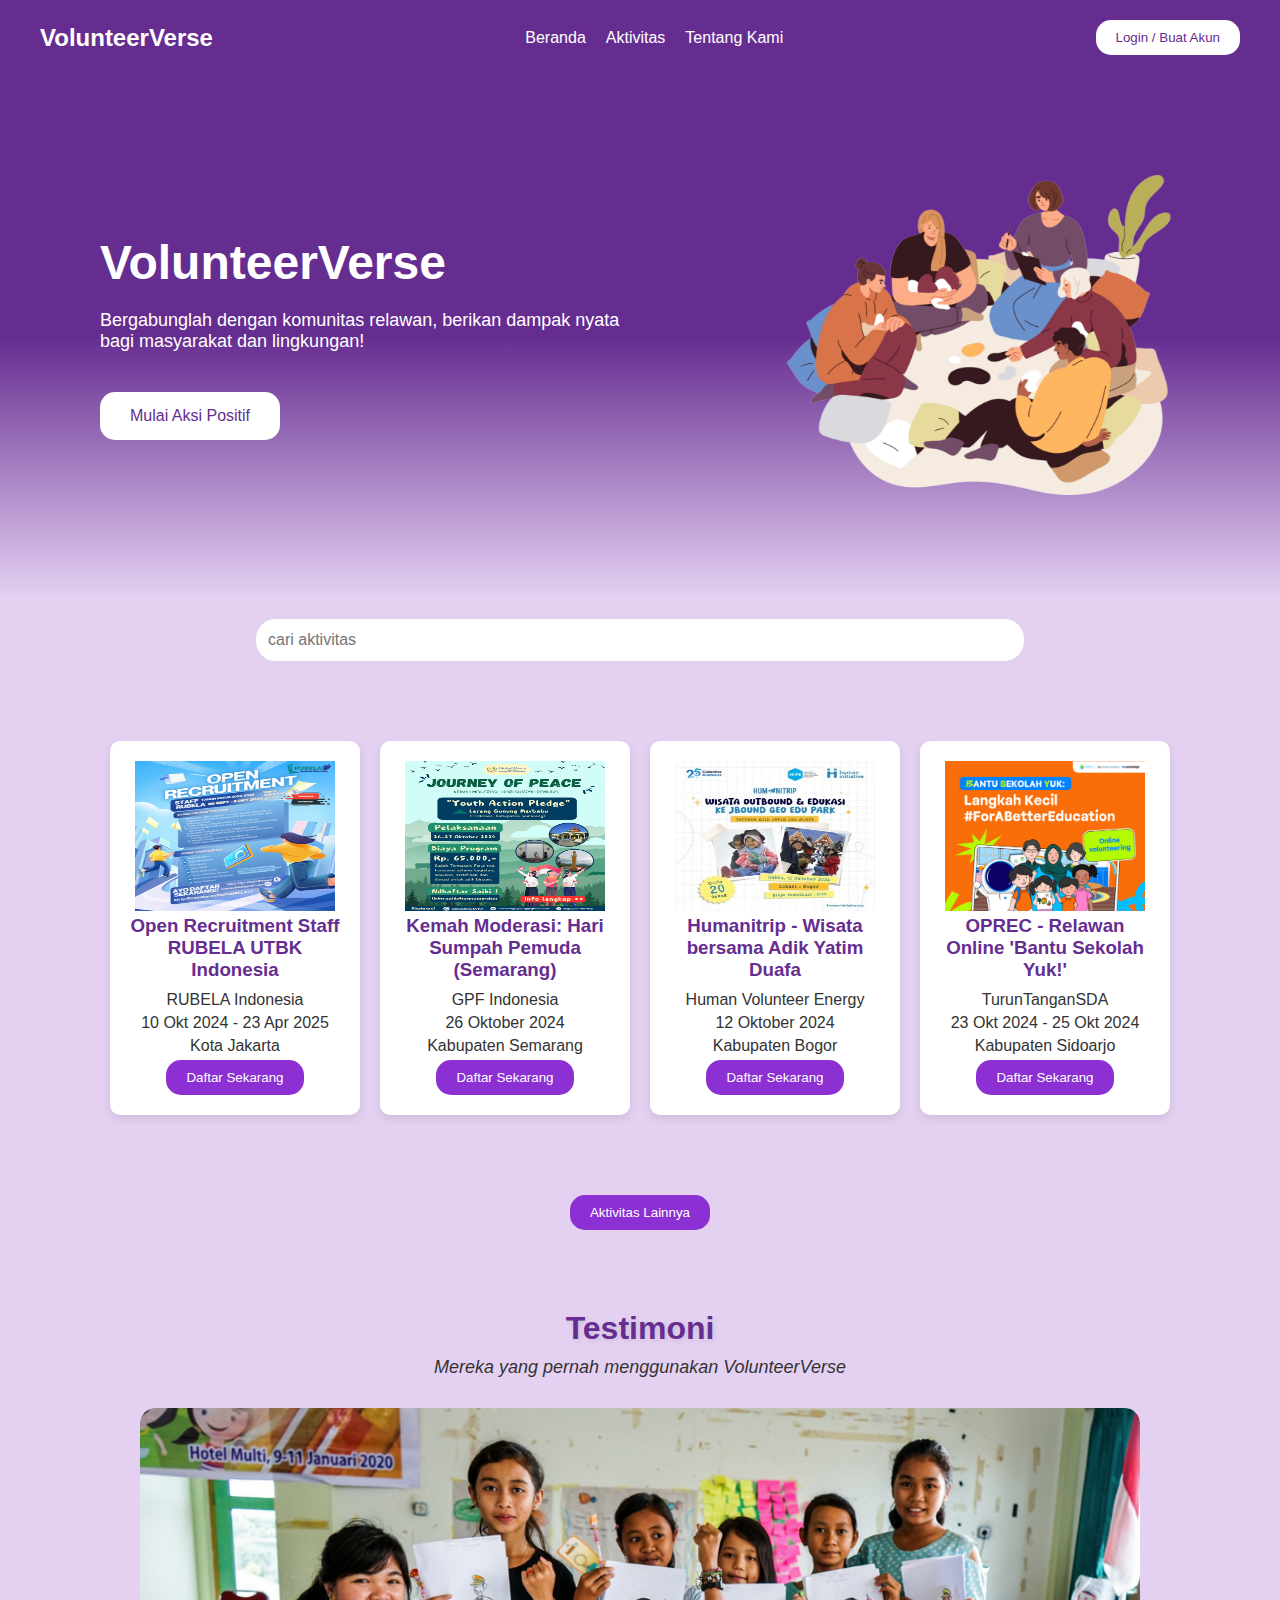
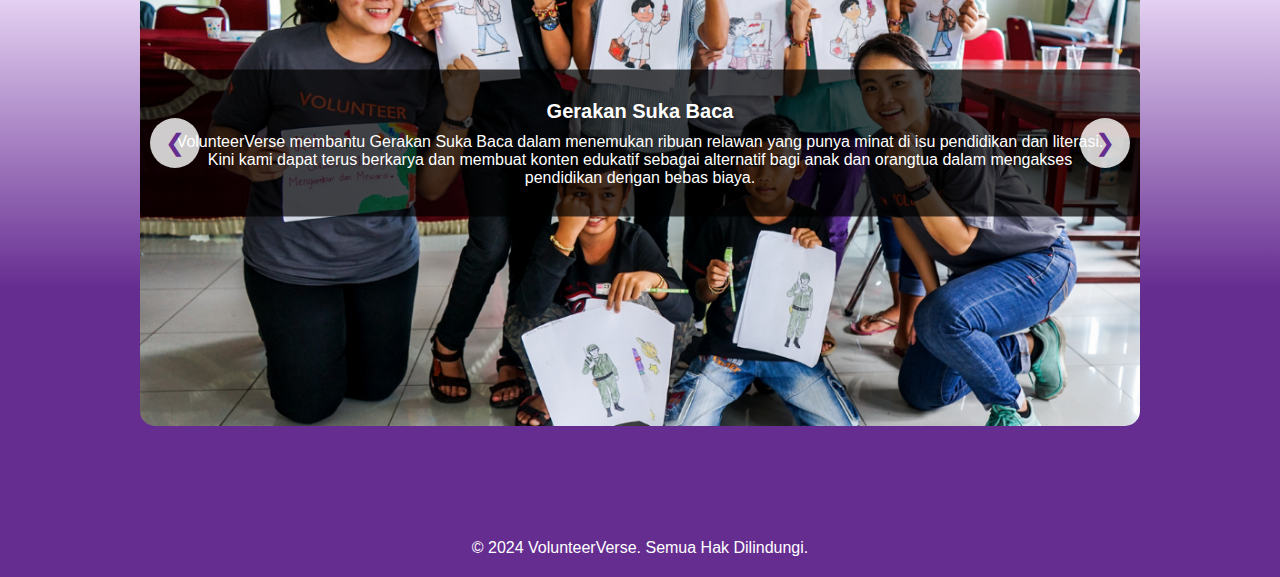
<file: index.html>
<!DOCTYPE html>
<html lang="id">
<head>
    <meta charset="UTF-8">
    <meta name="viewport" content="width=device-width, initial-scale=1.0">
    <title>VolunteerVerse</title>
    <link rel="stylesheet" href="style_VV.css">
</head>
<body>
    <header>
        <div class="navbar">
            <h1 class="logo">VolunteerVerse</h1>
            <nav>
                <ul>
                    <li><a href="index.html" onclick="showSection('home')">Beranda</a></li>
                    <li><a href="VV_aktivitas.html" onclick="showSection('aktivitas')">Aktivitas</a></li>
                    <li><a href="VV_tentangkami.html" onclick="showSection('tentang-kami')">Tentang Kami</a></li>
                </ul>
            </nav>
            <div class="login">
                <a href="loginVV.html"><button class="login-btn">Login / Buat Akun</button></a>
            </div>
        </div>
    </header>

    <!-- Halaman Beranda -->
    <section id="home" class="section">
        <div class="hero">
            <div class="hero-content">
                <h2>VolunteerVerse</h2>
                <p>Bergabunglah dengan komunitas relawan, berikan dampak nyata bagi masyarakat dan lingkungan!</p>
                <a href="VV_aktivitas.html"></a><button class="cta-btn">Mulai Aksi Positif</button></a>
            </div>
            <div class="hero-image">
                <img src="VVhal1.png" alt="Volunteer group">
            </div>
        </div>
    </section>
    
    <!-- Halaman Aktivitas -->
    <section id="aktivitas" class="Section">

        <div class="search-bar">
            <input type="text" id="searchInput" placeholder="cari aktivitas" oninput="searchActivity()">
        </div>
        <div class="activity-cards">
            <div class="activity-cards">
                <div class="activity-cards">
                    <div class="activity-card" data-title="Open Recruitment Staff RUBELA UTBK Indonesia">
                        <img src="gambar1.png" width="200" height="150">
                        <h3>Open Recruitment Staff RUBELA UTBK Indonesia</h3>
                        <p>RUBELA Indonesia</p>
                        <p>10 Okt 2024 - 23 Apr 2025</p>
                        <p>Kota Jakarta</p>
                        <a href="https://forms.gle/LtJqXPpyLNg4N9LA7"><button>Daftar Sekarang</button></a>
                    </div>            
                    <div class="activity-card" data-title="Kemah Moderasi: Hari Sumpah Pemuda (Semarang)">
                        <img src="gambar2.png" width="200" height="150">
                        <h3>Kemah Moderasi: Hari Sumpah Pemuda (Semarang)</h3>
                        <p>GPF Indonesia</p>
                        <p>26 Oktober 2024</p>
                        <p>Kabupaten Semarang</p>
                        <a href="https://forms.gle/F3YFkuFKa6w9f5Da8"><button>Daftar Sekarang</button></a>
                    </div>           
                    <div class="activity-card" data-title="Humanitrip - Wisata bersama Adik Yatim Duafa">
                        <img src="gambar3.jpg" width="200" height="150">
                        <h3>Humanitrip - Wisata bersama Adik Yatim Duafa</h3>
                        <p>Human Volunteer Energy </p>
                        <p>12 Oktober 2024</p>
                        <p>Kabupaten Bogor</p>
                        <a href="https://forms.gle/hR4D8JrN6Arx2yCo8"><button>Daftar Sekarang</button></a>
                    </div> 
                    <div class="activity-card" data-title="OPREC- Relawan Online 'Bantu Sekolah Yuk!'">
                        <img src="gambar5.png" width="200" height="150">
                        <h3>OPREC - Relawan Online 'Bantu Sekolah Yuk!'</h3>
                        <p>TurunTanganSDA</p>
                        <p>23 Okt 2024 - 25 Okt 2024</p>
                        <p> Kabupaten Sidoarjo</p>
                        <a href="https://forms.gle/DqQTKL8Pm6oYKLpq8"><button>Daftar Sekarang</button></a>
                    </div>
                </div>  
            </div>   
        <div class="aktivitas lainnya">
            <a href="VV_aktivitas.html"><button>Aktivitas Lainnya</button></a>
        </div>
    </section>

    <!-- Halaman Testimoni -->
    <section id="testimoni" class="section">
        <h2 class="section-title">Testimoni</h2>
        <p class="section-subtitle">Mereka yang pernah menggunakan VolunteerVerse</p>
        <section class="testimoni-container">
            <div class="testimoni-slider">
                <div class="testimoni-slide">
                    <img src="volunteer2.png" alt="Testimoni 1">
                    <div class="testimoni-text">
                        <h2>Gerakan Suka Baca</h2>
                        <p>VolunteerVerse membantu Gerakan Suka Baca dalam menemukan ribuan relawan yang punya minat di isu pendidikan dan literasi. Kini kami dapat terus berkarya dan membuat konten edukatif sebagai alternatif bagi anak dan orangtua dalam mengakses pendidikan dengan bebas biaya.</p>
                    </div>
                </div>
                <div class="testimoni-slide">
                    <img src="volunteer4.jpg" alt="Testimoni 2">
                    <div class="testimoni-text">
                        <h2>Relawan Peduli Lingkungan</h2>
                        <p>Dengan VolunteerVerse, kami berhasil mendapatkan relawan untuk melestarikan lingkungan. Mereka sangat membantu menjaga kebersihan dan kelestarian alam.</p>
                    </div>
                </div>
                <div class="testimoni-slide">
                    <img src="volunteer5.jpeg" alt="Testimoni 3">
                    <div class="testimoni-text">
                        <h2>Relawan Mengajar</h2>
                        <p>Program donasi pendidikan kami semakin luas berkat bantuan relawan dari VolunteerVerse. Dukungan mereka sangat berarti dalam memberikan akses pendidikan bagi anak-anak di daerah terpencil.</p>
                    </div>
                </div>
            </div>
            <button class="prev" onclick="prevSlide()">&#10094;</button>
            <button class="next" onclick="nextSlide()">&#10095;</button>
            <script src="script_VV8.js"></script>
        </section>

    <!-- Footer -->
    <footer class="footer">
        <p>&copy; 2024 VolunteerVerse. Semua Hak Dilindungi.</p>
    </footer>

    <script src="script_VV.js"></script>
</body>
</html>
</file>
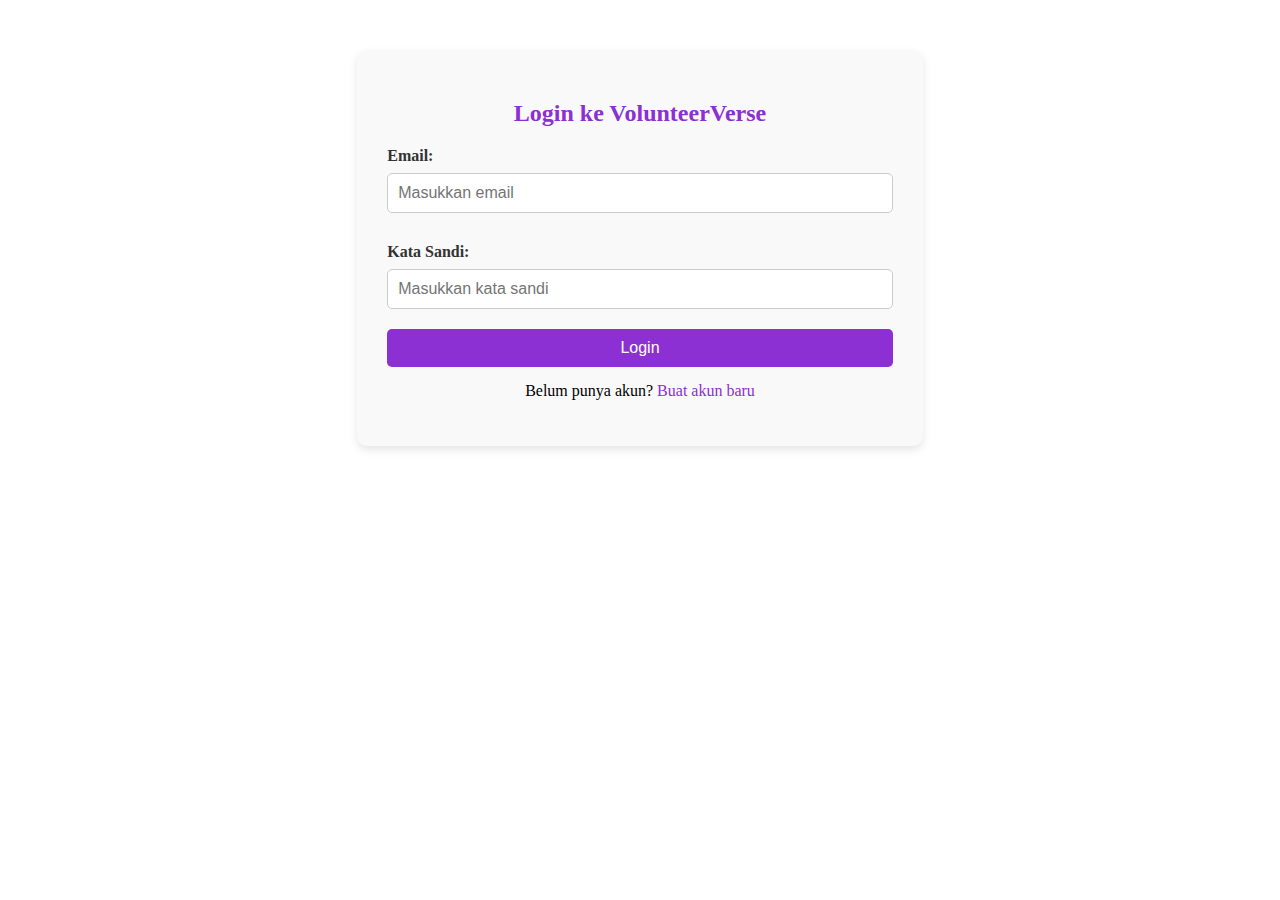
<file: loginVV.html>
<!DOCTYPE html>
<html lang="id">
<head>
    <meta charset="UTF-8">
    <meta name="viewport" content="width=device-width, initial-scale=1.0">
    <title>Login - VolunteerVerse</title>
    <link rel="stylesheet" href="style_login.css">
</head>
<body>
    <div class="form-container">
        <h2>Login ke VolunteerVerse</h2>
        <form id="loginForm">
            <label for="email">Email:</label>
            <input type="email" id="email" name="email" placeholder="Masukkan email" required>

            <label for="password">Kata Sandi:</label>
            <input type="password" id="password" name="password" placeholder="Masukkan kata sandi" required>

            <button type="submit">Login</button>
            <p>Belum punya akun? <a href="registerVV.html">Buat akun baru</a></p>
        </form>
    </div> 

    <div id="loginMessage"></div>

    <script>
        document.getElementById("loginForm").addEventListener("submit", function(event) {
            event.preventDefault();
            document.getElementById("loginMessage").innerHTML = "<p>Login berhasil!</p>";
        });
    </script>
</body>
</html>
</file>
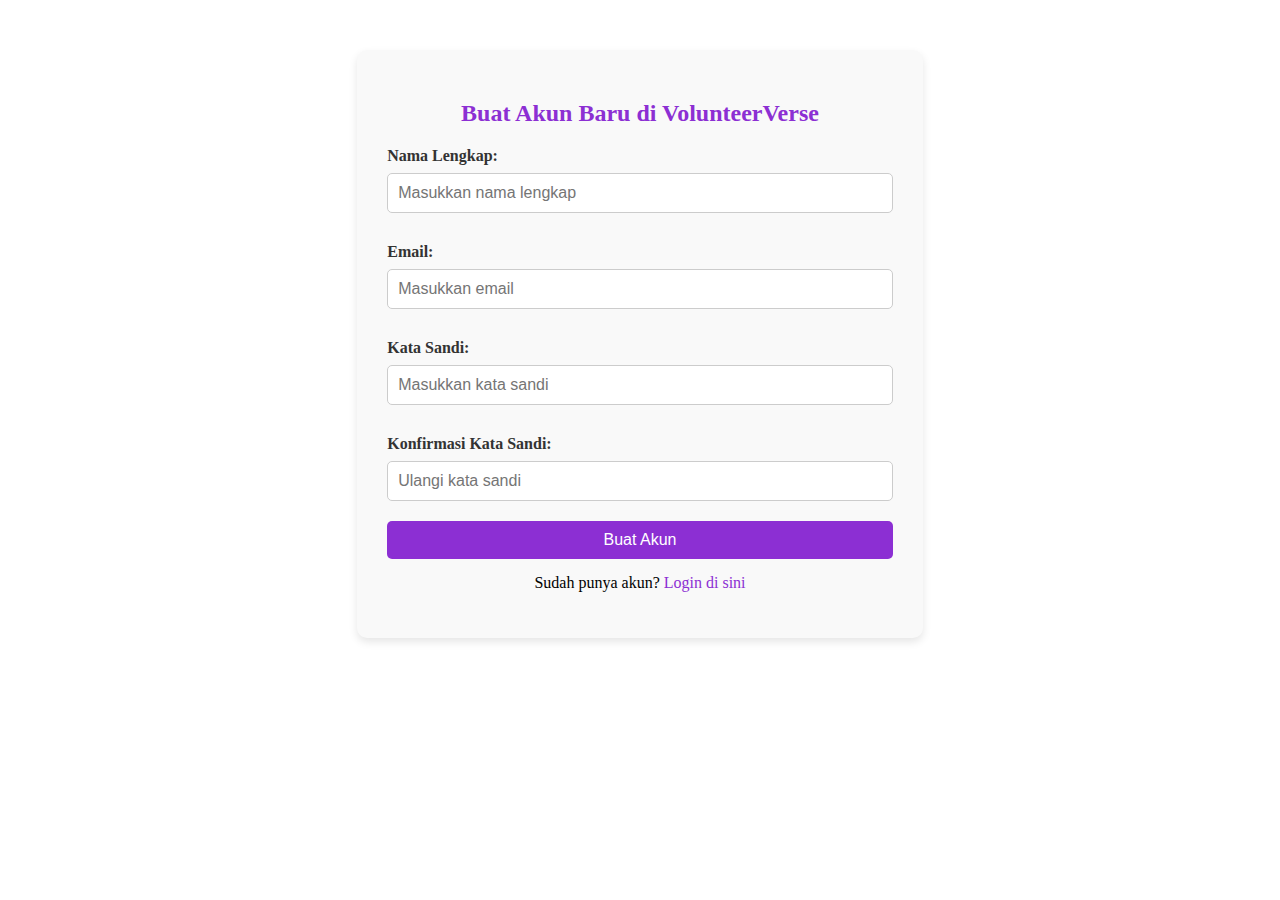
<file: registerVV.html>
<!DOCTYPE html>
<html lang="id">
<head>
    <meta charset="UTF-8">
    <meta name="viewport" content="width=device-width, initial-scale=1.0">
    <title>Buat Akun - VolunteerVerse</title>
    <link rel="stylesheet" href="style_login.css">
</head>
<body>
    <div class="form-container">
        <h2>Buat Akun Baru di VolunteerVerse</h2>
        <form id="registerForm">
            <label for="name">Nama Lengkap:</label>
            <input type="text" id="name" name="name" placeholder="Masukkan nama lengkap" required>

            <label for="email">Email:</label>
            <input type="email" id="email" name="email" placeholder="Masukkan email" required>

            <label for="password">Kata Sandi:</label>
            <input type="password" id="password" name="password" placeholder="Masukkan kata sandi" required>

            <label for="confirmPassword">Konfirmasi Kata Sandi:</label>
            <input type="password" id="confirmPassword" name="confirmPassword" placeholder="Ulangi kata sandi" required>

            <button type="submit">Buat Akun</button>
            <p>Sudah punya akun? <a href="loginVV.html">Login di sini</a></p>
        </form>
    </div>

    <div id="registerMessage"></div>

    <script>
        document.getElementById("registerForm").addEventListener("submit", function(event) {
            event.preventDefault();
            const password = document.getElementById("password").value;
            const confirmPassword = document.getElementById("confirmPassword").value;
            if (password === confirmPassword) {
                document.getElementById("registerMessage").innerHTML = "<p>Akun berhasil dibuat!</p>";
            } else {
                document.getElementById("registerMessage").innerHTML = "<p>Kata sandi tidak cocok. Silakan coba lagi.</p>";
            }
        });
    </script>
</body>
</html>
</file>
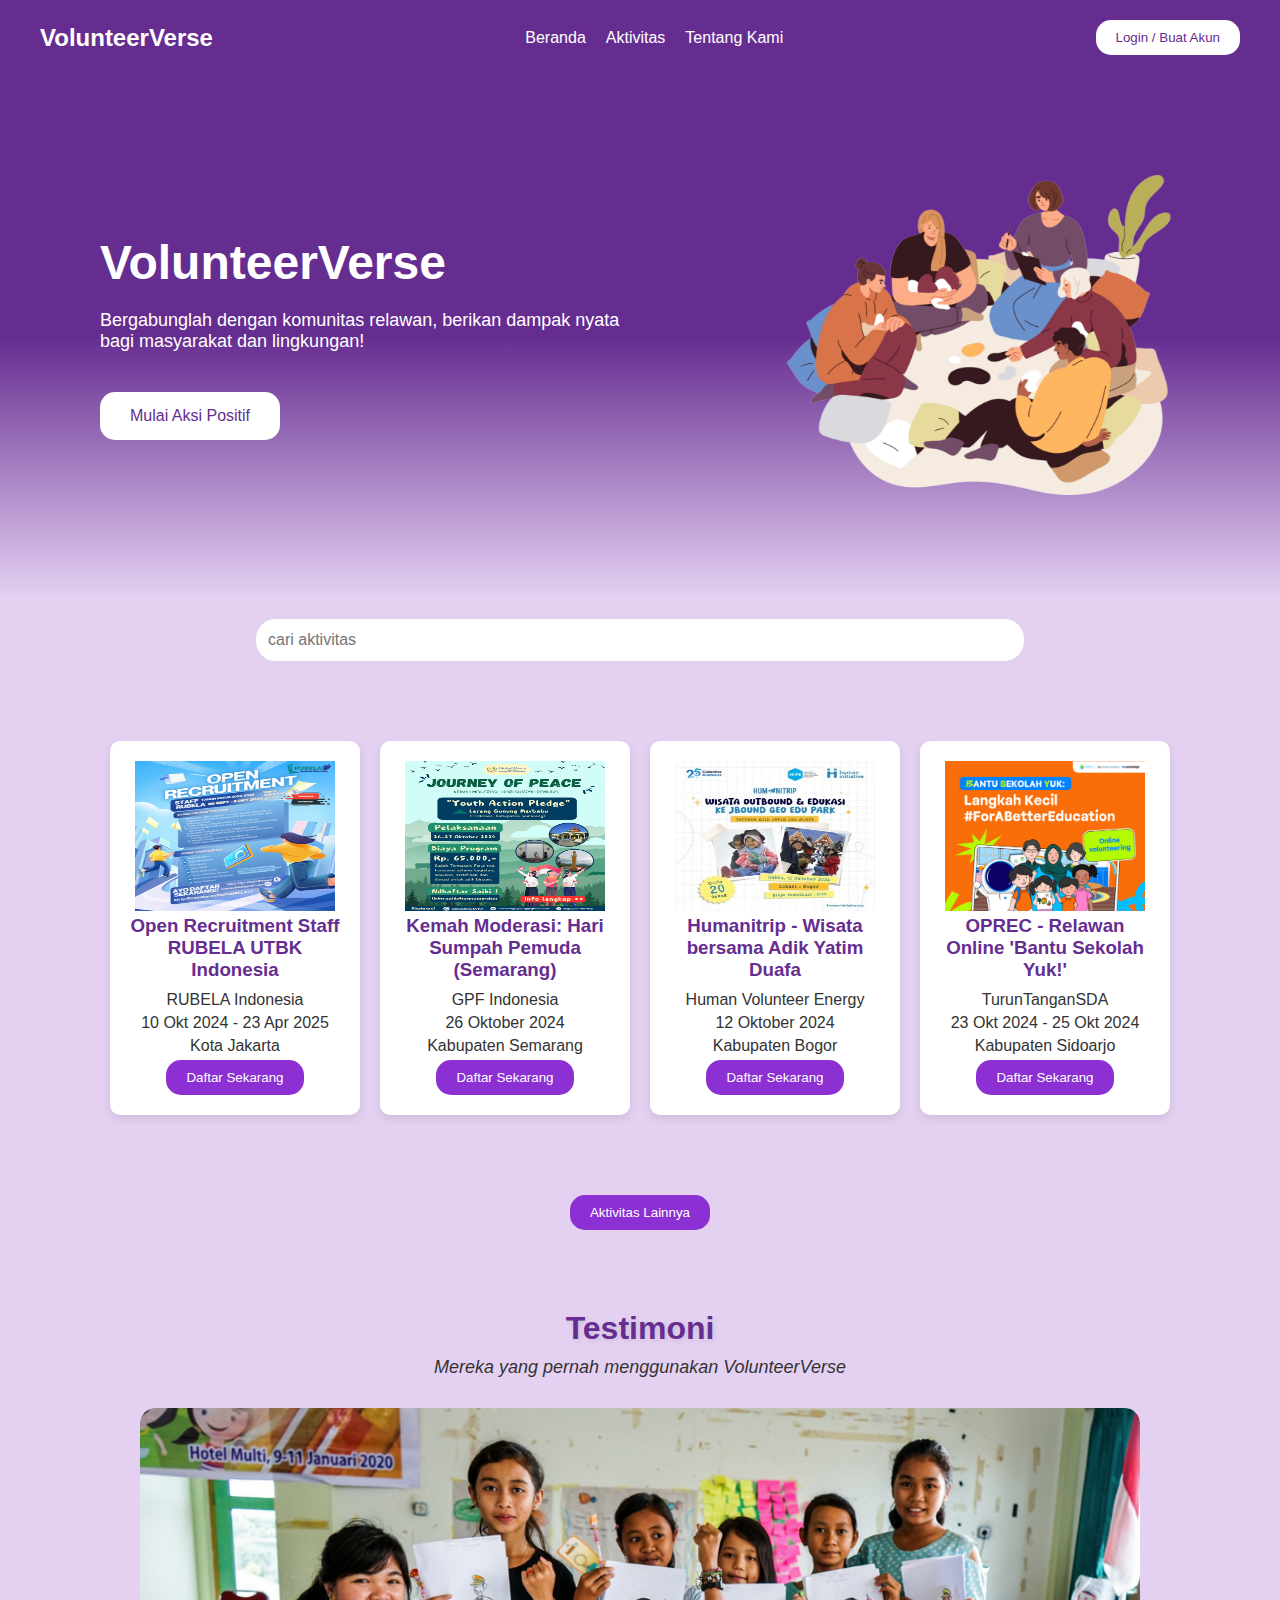
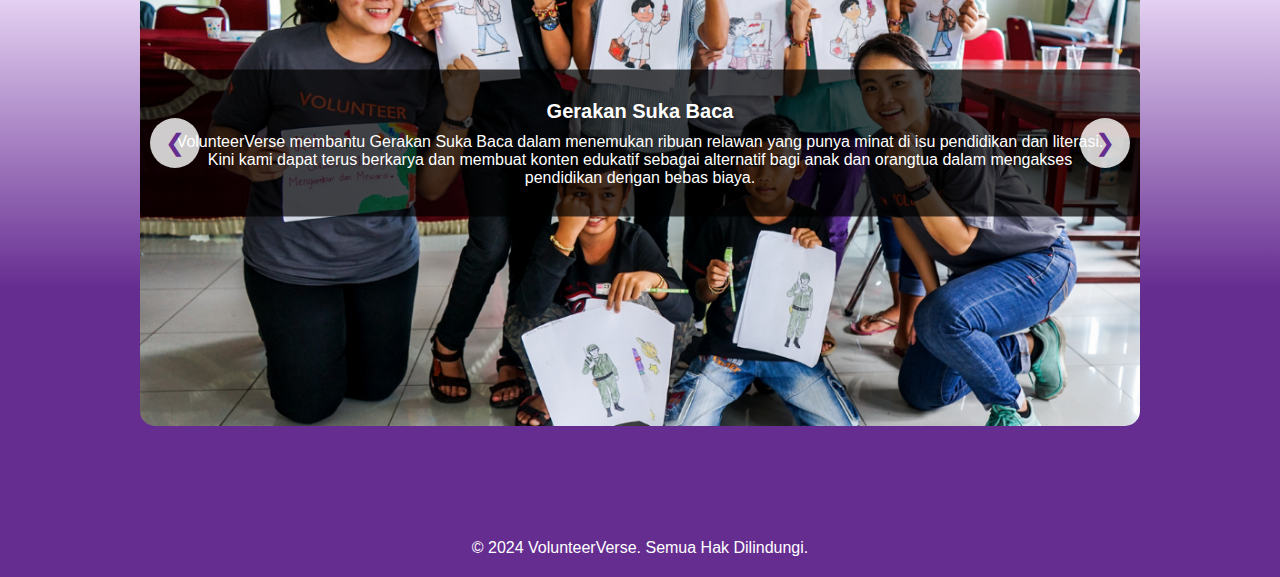
<file: VolunteerVerse8.html>
<!DOCTYPE html>
<html lang="id">
<head>
    <meta charset="UTF-8">
    <meta name="viewport" content="width=device-width, initial-scale=1.0">
    <title>VolunteerVerse</title>
    <link rel="stylesheet" href="css_VV8.css">
</head>
<body>
    <header>
        <div class="navbar">
            <h1 class="logo">VolunteerVerse</h1>
            <nav>
                <ul>
                    <li><a href="VolunteerVerse8.html" onclick="showSection('home')">Beranda</a></li>
                    <li><a href="VV_aktivitas.html" onclick="showSection('aktivitas')">Aktivitas</a></li>
                    <li><a href="VV_tentangkami.html" onclick="showSection('tentang-kami')">Tentang Kami</a></li>
                </ul>
            </nav>
            <div class="login">
                <a href="loginVV.html"><button class="login-btn">Login / Buat Akun</button></a>
            </div>
        </div>
    </header>

    <!-- Halaman Beranda -->
    <section id="home" class="section">
        <div class="hero">
            <div class="hero-content">
                <h2>VolunteerVerse</h2>
                <p>Bergabunglah dengan komunitas relawan, berikan dampak nyata bagi masyarakat dan lingkungan!</p>
                <a href="VV_aktivitas.html"></a><button class="cta-btn">Mulai Aksi Positif</button></a>
            </div>
            <div class="hero-image">
                <img src="VVhal1.png" alt="Volunteer group">
            </div>
        </div>
    </section>
    
    <!-- Halaman Aktivitas -->
    <section id="aktivitas" class="Section">

        <div class="search-bar">
            <input type="text" id="searchInput" placeholder="cari aktivitas" oninput="searchActivity()">
        </div>
        <div class="activity-cards">
            <div class="activity-cards">
                <div class="activity-cards">
                    <div class="activity-card" data-title="Open Recruitment Staff RUBELA UTBK Indonesia">
                        <img src="gambar1.png" width="200" height="150">
                        <h3>Open Recruitment Staff RUBELA UTBK Indonesia</h3>
                        <p>RUBELA Indonesia</p>
                        <p>10 Okt 2024 - 23 Apr 2025</p>
                        <p>Kota Jakarta</p>
                        <a href="https://forms.gle/LtJqXPpyLNg4N9LA7"><button>Daftar Sekarang</button></a>
                    </div>            
                    <div class="activity-card" data-title="Kemah Moderasi: Hari Sumpah Pemuda (Semarang)">
                        <img src="gambar2.png" width="200" height="150">
                        <h3>Kemah Moderasi: Hari Sumpah Pemuda (Semarang)</h3>
                        <p>GPF Indonesia</p>
                        <p>26 Oktober 2024</p>
                        <p>Kabupaten Semarang</p>
                        <a href="https://forms.gle/F3YFkuFKa6w9f5Da8"><button>Daftar Sekarang</button></a>
                    </div>           
                    <div class="activity-card" data-title="Humanitrip - Wisata bersama Adik Yatim Duafa">
                        <img src="gambar3.jpg" width="200" height="150">
                        <h3>Humanitrip - Wisata bersama Adik Yatim Duafa</h3>
                        <p>Human Volunteer Energy </p>
                        <p>12 Oktober 2024</p>
                        <p>Kabupaten Bogor</p>
                        <a href="https://forms.gle/hR4D8JrN6Arx2yCo8"><button>Daftar Sekarang</button></a>
                    </div> 
                    <div class="activity-card" data-title="OPREC- Relawan Online 'Bantu Sekolah Yuk!'">
                        <img src="gambar5.png" width="200" height="150">
                        <h3>OPREC - Relawan Online 'Bantu Sekolah Yuk!'</h3>
                        <p>TurunTanganSDA</p>
                        <p>23 Okt 2024 - 25 Okt 2024</p>
                        <p> Kabupaten Sidoarjo</p>
                        <a href="https://forms.gle/DqQTKL8Pm6oYKLpq8"><button>Daftar Sekarang</button></a>
                    </div>
                </div>  
            </div>   
        <div class="aktivitas lainnya">
            <a href="VV_aktivitas.html"><button>Aktivitas Lainnya</button></a>
        </div>
    </section>

    <!-- Halaman Testimoni -->
    <section id="testimoni" class="section">
        <h2 class="section-title">Testimoni</h2>
        <p class="section-subtitle">Mereka yang pernah menggunakan VolunteerVerse</p>
        <section class="testimoni-container">
            <div class="testimoni-slider">
                <div class="testimoni-slide">
                    <img src="volunteer2.png" alt="Testimoni 1">
                    <div class="testimoni-text">
                        <h2>Gerakan Suka Baca</h2>
                        <p>VolunteerVerse membantu Gerakan Suka Baca dalam menemukan ribuan relawan yang punya minat di isu pendidikan dan literasi. Kini kami dapat terus berkarya dan membuat konten edukatif sebagai alternatif bagi anak dan orangtua dalam mengakses pendidikan dengan bebas biaya.</p>
                    </div>
                </div>
                <div class="testimoni-slide">
                    <img src="volunteer4.jpg" alt="Testimoni 2">
                    <div class="testimoni-text">
                        <h2>Relawan Peduli Lingkungan</h2>
                        <p>Dengan VolunteerVerse, kami berhasil mendapatkan relawan untuk melestarikan lingkungan. Mereka sangat membantu menjaga kebersihan dan kelestarian alam.</p>
                    </div>
                </div>
                <div class="testimoni-slide">
                    <img src="volunteer5.jpeg" alt="Testimoni 3">
                    <div class="testimoni-text">
                        <h2>Relawan Mengajar</h2>
                        <p>Program donasi pendidikan kami semakin luas berkat bantuan relawan dari VolunteerVerse. Dukungan mereka sangat berarti dalam memberikan akses pendidikan bagi anak-anak di daerah terpencil.</p>
                    </div>
                </div>
            </div>
            <button class="prev" onclick="prevSlide()">&#10094;</button>
            <button class="next" onclick="nextSlide()">&#10095;</button>
            <script src="script_VV8.js"></script>
        </section>

    <!-- Footer -->
    <footer class="footer">
        <p>&copy; 2024 VolunteerVerse. Semua Hak Dilindungi.</p>
    </footer>

    <script src="script_VV8.js"></script>
</body>
</html>
</file>
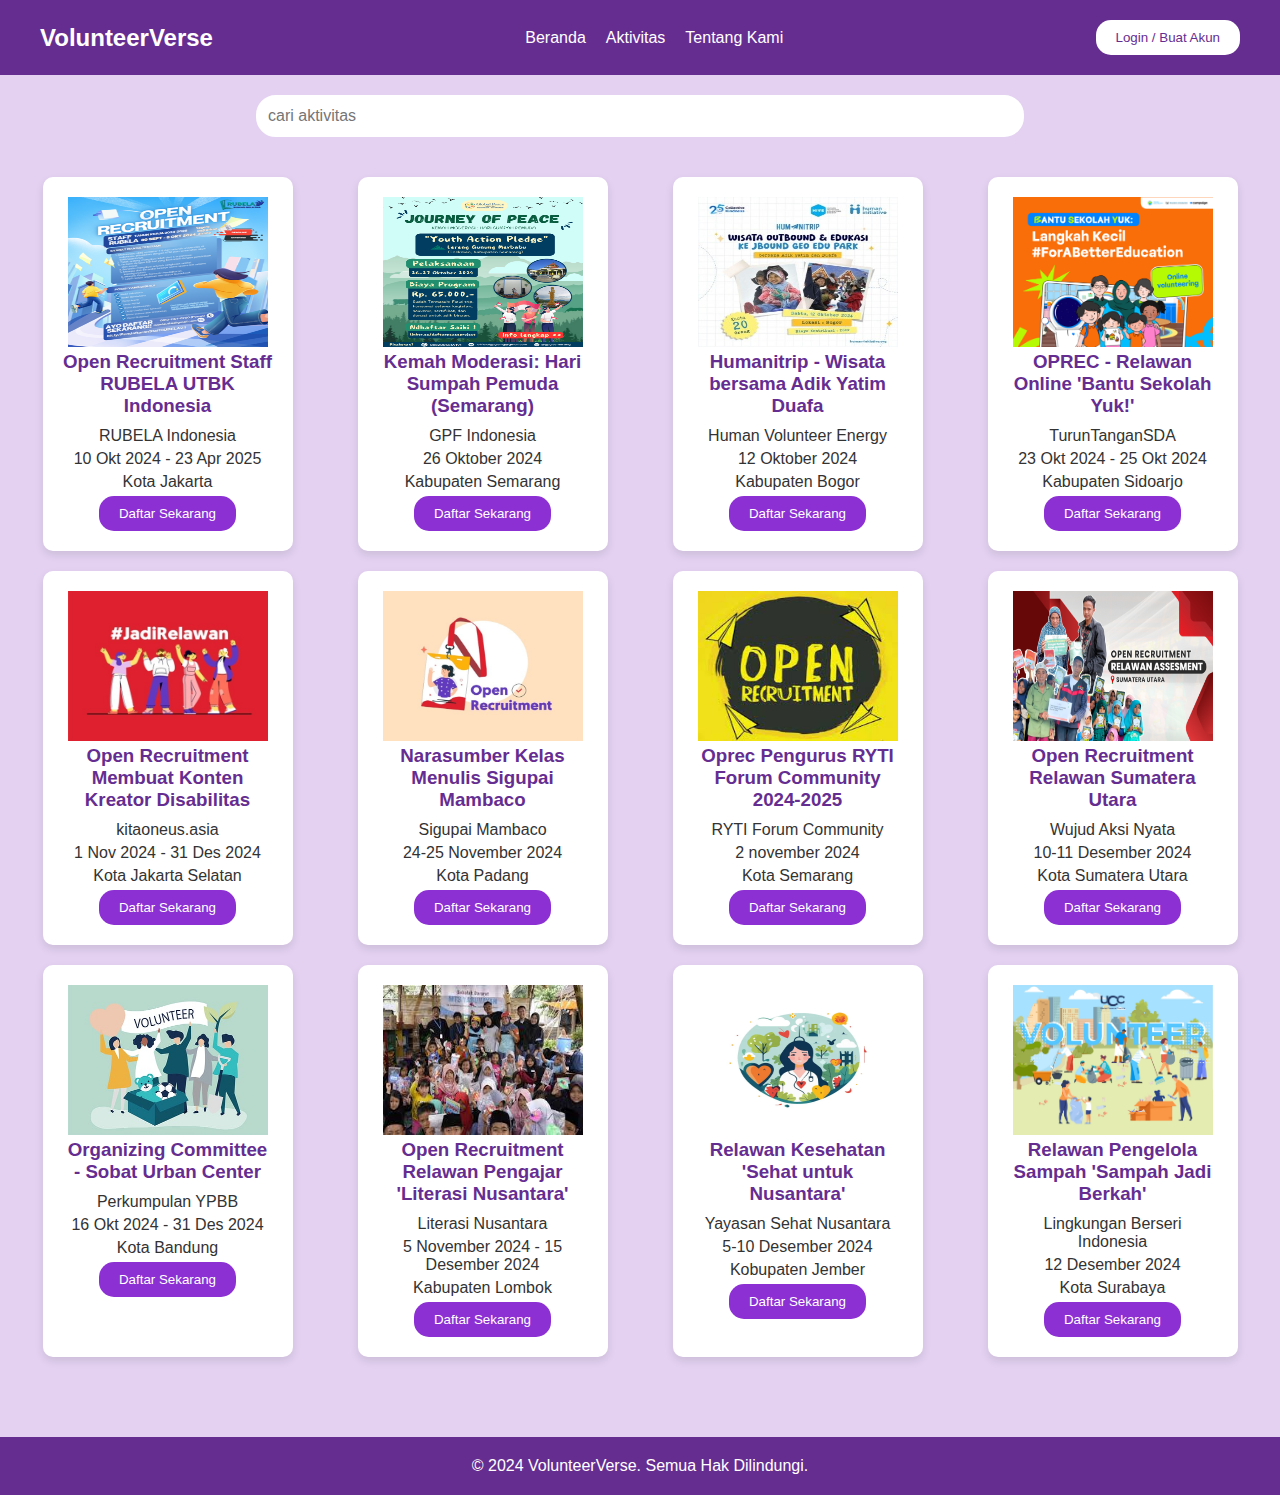
<file: VV_aktivitas.html>
<!DOCTYPE html>
<html lang="en">
<head>
    <meta charset="UTF-8">
    <meta name="viewport" content="width=device-width, initial-scale=1.0">
    <title>VV_aktivitas</title>
    <link rel="stylesheet" href="style_VV.css">
</head>
<body>
    <header>
        <div class="navbar">
            <h1 class="logo">VolunteerVerse</h1>
            <nav>
                <ul>
                    <li><a href="index.html" onclick="showSection('home')">Beranda</a></li>
                    <li><a href="VV_aktivitas.html" onclick="showSection('aktivitas')">Aktivitas</a></li>
                    <li><a href="VV_tentangkami.html" onclick="showSection('tentang-kami')">Tentang Kami</a></li>
                </ul>
            </nav>
            <div class="login">
                <a href="loginVV.html"><button class="login-btn">Login / Buat Akun</button></a>
            </div>
        </div>
    </header>

    <section id="aktivitas" class="Section">
        <div class="search-bar">
            <input type="text" id="searchInput" placeholder="cari aktivitas" oninput="searchActivity()">
        </div>
        <div class="activity-cards">
            <div class="activity-card" data-title="Open Recruitment Staff RUBELA UTBK Indonesia">
                <img src="gambar1.png" width="200" height="150">
                <h3>Open Recruitment Staff RUBELA UTBK Indonesia</h3>
                <p>RUBELA Indonesia</p>
                <p>10 Okt 2024 - 23 Apr 2025</p>
                <p>Kota Jakarta</p>
                <a href="https://forms.gle/LtJqXPpyLNg4N9LA7"><button>Daftar Sekarang</button></a>
            </div>            
            <div class="activity-card" data-title="Kemah Moderasi: Hari Sumpah Pemuda (Semarang)">
                <img src="gambar2.png" width="200" height="150">
                <h3>Kemah Moderasi: Hari Sumpah Pemuda (Semarang)</h3>
                <p>GPF Indonesia</p>
                <p>26 Oktober 2024</p>
                <p>Kabupaten Semarang</p>
                <a href="https://forms.gle/F3YFkuFKa6w9f5Da8"><button>Daftar Sekarang</button></a>
            </div>           
            <div class="activity-card" data-title="Humanitrip - Wisata bersama Adik Yatim Duafa">
                <img src="gambar3.jpg" width="200" height="150">
                <h3>Humanitrip - Wisata bersama Adik Yatim Duafa</h3>
                <p>Human Volunteer Energy </p>
                <p>12 Oktober 2024</p>
                <p>Kabupaten Bogor</p>
                <a href="https://forms.gle/hR4D8JrN6Arx2yCo8"><button>Daftar Sekarang</button></a>
            </div> 
            <div class="activity-card" data-title="OPREC- Relawan Online 'Bantu Sekolah Yuk!'">
                <img src="gambar5.png" width="200" height="150">
                <h3>OPREC - Relawan Online 'Bantu Sekolah Yuk!'</h3>
                <p>TurunTanganSDA</p>
                <p>23 Okt 2024 - 25 Okt 2024</p>
                <p> Kabupaten Sidoarjo</p>
                <a href="https://forms.gle/DqQTKL8Pm6oYKLpq8"><button>Daftar Sekarang</button></a>
            </div>          
            <div class="activity-card" data-title="Open Recruitment Membuat Konten Kreator Untuk Disabilitas">
                <img src="gambar4.jpg" width="200" height="150">
                <h3>Open Recruitment Membuat Konten Kreator Disabilitas</h3>
                <p>kitaoneus.asia</p>
                <p>1 Nov 2024 - 31 Des 2024</p>
                <p>Kota Jakarta Selatan</p>
                <a href="https://forms.gle/5LGqqjm9sYQdxEVi6"><button>Daftar Sekarang</button></a>
            </div>          
            <div class="activity-card" data-title="Narasumber Kelas Menulis Sigupai Mambaco">
                <img src="gambar6.jpg" width="200" height="150">
                <h3>Narasumber Kelas Menulis Sigupai Mambaco</h3>
                <p>Sigupai Mambaco</p>
                <p>24-25 November 2024</p>
                <p>Kota Padang</p>
                <a href="https://forms.gle/cDTvmNvKH7fTZ1pz5"><button>Daftar Sekarang</button></a>
            </div>
            <div class="activity-card" data-title="Oprec Pengurus RYTI Forum Community 2024-2025">
                <img src="gambar7.jpg" width="200" height="150">
                <h3>Oprec Pengurus RYTI Forum Community 2024-2025</h3>
                <p>RYTI Forum Community</p>
                <p>2 november 2024 </p>
                <p> Kota Semarang </p>
                <a href="https://forms.gle/pDqmDJWa4BR6RrP89"><button>Daftar Sekarang</button></a>
            </div>
            <div class="activity-card" data-title="Open Recruitment Relawan Sumatera Utara">
                <img src="gambar8.png" width="200" height="150">
                <h3>Open Recruitment Relawan Sumatera Utara</h3>
                <p>Wujud Aksi Nyata</p>
                <p>10-11 Desember 2024</p>
                <p>Kota Sumatera Utara</p>
                <a href="https://forms.gle/u55s3xsVxZwu5y8Q7"><button>Daftar Sekarang</button></a>
            </div>
            <div class="activity-card" data-title="Organizing Committee - Sobat Urban Center">
                <img src="gambar9.png" width="200" height="150">
                <h3>Organizing Committee - Sobat Urban Center</h3>
                <p>Perkumpulan YPBB</p>
                <p>16 Okt 2024 - 31 Des 2024</p>
                <p>Kota Bandung</p>
                <a href="https://forms.gle/M6KKw5zMCFXFrAzF9"><button>Daftar Sekarang</button></a>
            </div>
            <div class="activity-card" data-title="Open Recruitment Relawan Pengajar 'Literasi Nusantara'">
                <img src="gambar10.jpg" width="200" height="150">
                <h3>Open Recruitment Relawan Pengajar 'Literasi Nusantara'</h3>
                <p>Literasi Nusantara</p>
                <p>5 November 2024 - 15 Desember 2024</p>
                <p>Kabupaten Lombok</p>
                <a href="https://forms.gle/8xM1w9eBw7zsNeSL8"><button>Daftar Sekarang</button></a>
            </div>
            <div class="activity-card" data-title="Relawan Kesehatan 'Sehat untuk Nusantara'">
                <img src="gambar11.jpg" width="200" height="150">
                <h3>Relawan Kesehatan 'Sehat untuk Nusantara'</h3>
                <p>Yayasan Sehat Nusantara</p>
                <p>5-10 Desember 2024</p>
                <p>Kobupaten Jember</p>
                <a href="https://forms.gle/VvBQrsjZMwjxvjwm9"><button>Daftar Sekarang</button></a>
            </div>
            <div class="activity-card" data-title="Relawan Pengelola Sampah 'Sampah Jadi Berkah'">
                <img src="gambar12.jpg" width="200" height="150">
                <h3>Relawan Pengelola Sampah 'Sampah Jadi Berkah'</h3>
                <p>Lingkungan Berseri Indonesia</p>
                <p>12 Desember 2024</p>
                <p>Kota Surabaya</p>
                <a href="https://forms.gle/zEvMJpTfNMBVdsir8"><button>Daftar Sekarang</button></a>
            </div>                        
        </div>
    </section>

    <footer class="footer">
        <p>&copy; 2024 VolunteerVerse. Semua Hak Dilindungi.</p>
    </footer>
    <script src="script_VV.js"></script>
    
</body>
</html>
</file>
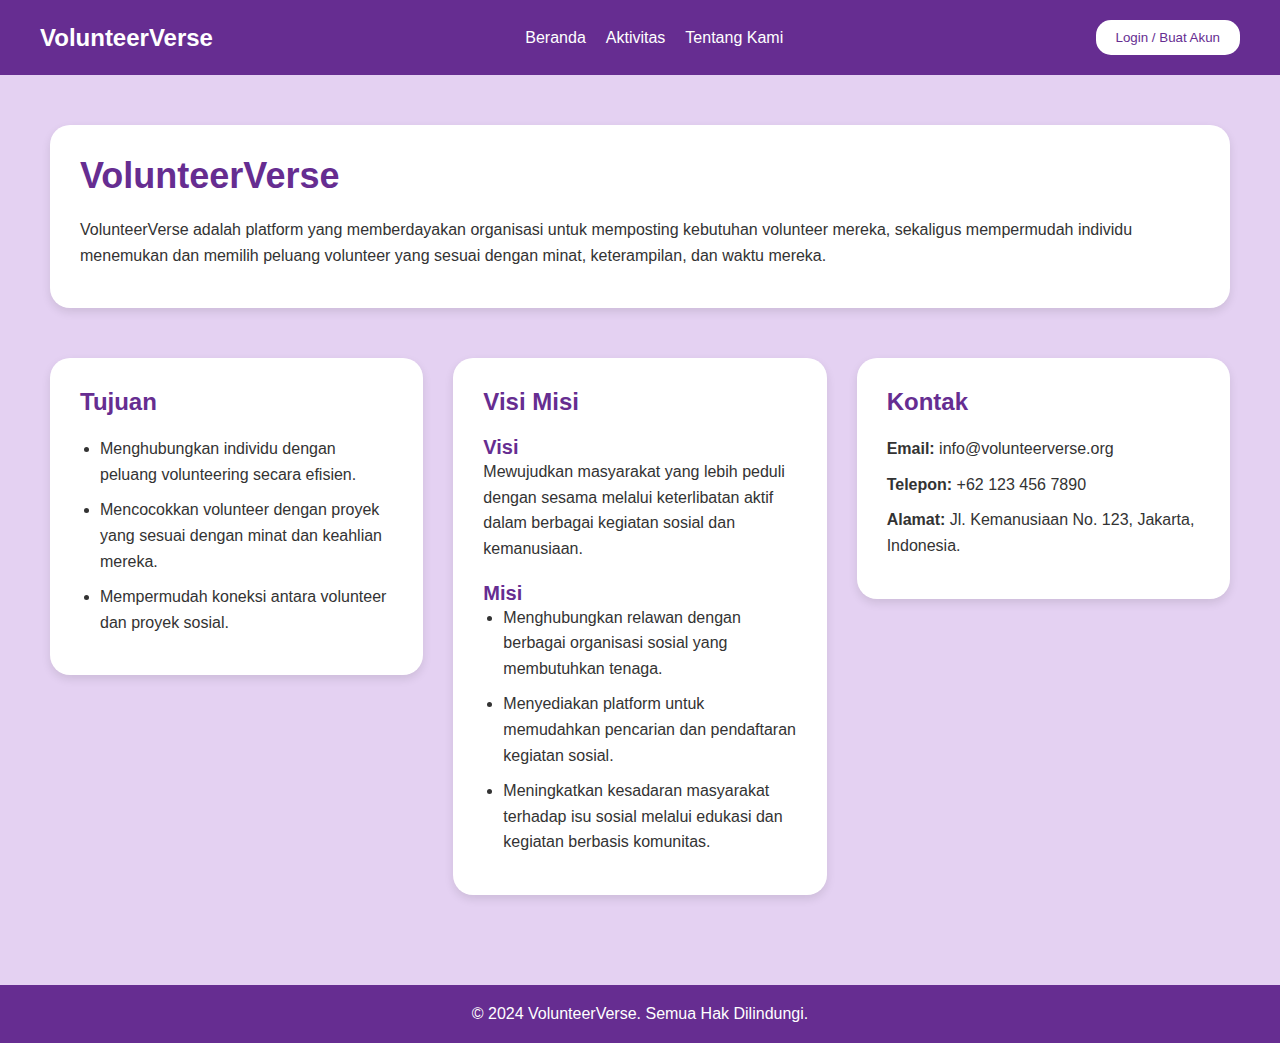
<file: VV_tentangkami.html>
<!DOCTYPE html>
<html lang="en">
<head>
    <meta charset="UTF-8">
    <meta name="viewport" content="width=device-width, initial-scale=1.0">
    <title>Tentang Kami - VolunteerVerse</title>
    <link rel="stylesheet" href="style_VV.css">
</head>

<body>
    <header>
        <div class="navbar">
            <h1 class="logo">VolunteerVerse</h1>
            <nav>
                <ul>
                    <li><a href="index.html" onclick="showSection('home')">Beranda</a></li>
                    <li><a href="VV_aktivitas.html" onclick="showSection('aktivitas')">Aktivitas</a></li>
                    <li><a href="VV_tentangkami.html" onclick="showSection('tentang-kami')">Tentang Kami</a></li>
                </ul>
            </nav>
            <div class="login">
                <a href="loginVV.html"><button class="login-btn">Login / Buat Akun</button></a>
            </div>
        </div>
    </header>
    <section class="about-us">
        <div class="container">
            <div class="about-header box">
                <h1>VolunteerVerse</h1>
                <p>VolunteerVerse adalah platform yang memberdayakan organisasi untuk memposting kebutuhan volunteer mereka, sekaligus mempermudah individu menemukan dan memilih peluang volunteer yang sesuai dengan minat, keterampilan, dan waktu mereka.</p>
            </div>
            <div class="about-grid">
                <div class="objectives box">
                    <h2>Tujuan</h2>
                    <ul>
                        <li>Menghubungkan individu dengan peluang volunteering secara efisien.</li>
                        <li>Mencocokkan volunteer dengan proyek yang sesuai dengan minat dan keahlian mereka.</li>
                        <li>Mempermudah koneksi antara volunteer dan proyek sosial.</li>
                    </ul>
                </div>
                <div class="vision-mission box">
                    <h2>Visi Misi</h2>
                    <h3>Visi</h3>
                    <p>Mewujudkan masyarakat yang lebih peduli dengan sesama melalui keterlibatan aktif dalam berbagai kegiatan sosial dan kemanusiaan.</p>
                    <h3>Misi</h3>
                    <ul>
                        <li>Menghubungkan relawan dengan berbagai organisasi sosial yang membutuhkan tenaga.</li>
                        <li>Menyediakan platform untuk memudahkan pencarian dan pendaftaran kegiatan sosial.</li>
                        <li>Meningkatkan kesadaran masyarakat terhadap isu sosial melalui edukasi dan kegiatan berbasis komunitas.</li>
                    </ul>
                </div>
                <div class="contact box">
                    <h2>Kontak</h2>
                    <p><strong>Email:</strong> info@volunteerverse.org</p>
                    <p><strong>Telepon:</strong> +62 123 456 7890</p>
                    <p><strong>Alamat:</strong> Jl. Kemanusiaan No. 123, Jakarta, Indonesia.</p>
                </div>
            </div>
        </div>
    </section>
    <footer class="footer">
        <p>&copy; 2024 VolunteerVerse. Semua Hak Dilindungi.</p>
    </footer>
</body>
</html>
</file>
<file: style_VV.css>
* {
    margin: 0;
    padding: 0;
    box-sizing: border-box;
}

body {
    font-family: Arial, sans-serif;
    background-color: #e4d1f2;
    color: #fff;
}

.navbar {
    display: flex;
    justify-content: space-between;
    align-items: center;
    padding: 20px 40px;
    background-color: #662D91;
}

.logo {
    font-size: 24px;
    font-weight: bold;
}

nav ul {
    list-style: none;
    text-align: center;
    display: flex;
    gap: 20px;
}

nav ul li a {
    color: #fff;
    text-decoration: none;
    font-size: 16px;
}

.login-btn {
    padding: 10px 20px;
    background-color: #fff;
    color: #662D91;
    border: none;
    border-radius: 15px;
    cursor: pointer;
}

.hero {
    display: flex;
    justify-content: space-between;
    align-items: center;
    padding: 60px 100px;
    background-color: #662D91;
    background-image: linear-gradient(#662D91, #662D91, #e4d1f2);
}

.hero-content {
    max-width: 50%;
}

.hero-content h2 {
    font-size: 48px;
    margin-bottom: 20px;
}

.hero-content p {
    font-size: 18px;
    margin-bottom: 40px;
}

.cta-btn {
    padding: 15px 30px;
    background-color: #fff;
    color: #662D91;
    border: none;
    border-radius: 15px;
    font-size: 16px;
    cursor: pointer;
}

.hero-image img {
    width: 400px;
    height: auto;
    border-radius: 10px;
}

.hidden {
    display: none;
}

#home {
    display: block;
}

/* Aktivitas */
.search-bar {
    display: flex;
    justify-content: center;
    margin: 20px 0;
}

.search-bar input {
    width: 60%;
    padding: 10px;
    font-size: 16px;
    border-radius: 20px;
    border: 2px solid #fff;
    outline: none;
    color: #662D91;
}

.activity-cards {
    display: flex;
    justify-content: space-around;
    flex-wrap: wrap;
    gap: 20px;
    padding: 20px;
}

.activity-card {
    background-color: white;
    color: #662D91;
    padding: 20px;
    border-radius: 10px;
    width: 250px;
    box-shadow: 0 4px 8px rgba(0, 0, 0, 0.1);
    text-align: center;
    transition: transform 0.3s ease;
}

.activity-card:hover {
    transform: scale(1.05);
}

.activity-card h3 {
    margin-bottom: 10px;
}

.activity-card p {
    margin-bottom: 5px;
    color: #333;
}

button {
    padding: 10px 20px;
    border-radius: 15px;
    background-color: #8c2fd3;
    color: white;
    border: none;
}

.aktivitas.lainnya {
    display: flex;
    justify-content: center;
    margin-top: 20px; 
}

/* Tambahkan jarak besar antara Aktivitas dan Testimoni */
#aktivitas {
    margin-bottom: 60px; 
}

/* Testimoni */
#testimoni {
    background-image: linear-gradient(#e4d1f2, #e4d1f2, #662D91,  #662D91);
}

.section-title {
    text-align: center;
    font-size: 32px;
    color: #662D91; 
    margin-bottom: 10px;
    text-shadow: 2px 2px 5px rgba(0, 0, 0, 0.1); 
}

.section-subtitle {
    text-align: center;
    font-size: 18px;
    color: #333; 
    margin-bottom: 30px;
    font-style: italic; 
}

.testimoni-container {
    position: relative;
    max-width: 1000px;
    margin: auto;
    overflow: hidden;
    border-radius: 15px;
}

.testimoni-slider {
    display: flex;
    transition: transform 0.5s ease;
}

.testimoni-slide {
    min-width: 100%;
    position: relative;
}

.testimoni-slide img {
    width: 100%;
    border-radius: 15px;
}

.testimoni-text {
    position: absolute;
    top: 50%;
    left: 50%;
    transform: translate(-50%, -50%);
    background-color: rgba(0, 0, 0, 0.7);
    text-shadow: 2px 2px 5px rgba(0, 0, 0, 0.1);
    color: #fff;
    padding: 30px;
    text-align: center;
    border-radius: 5px;
    width: 100%;
}

.testimoni-text h2 {
    font-size: 20px;
    margin-bottom: 10px;
}

.testimoni-text p {
    font-size: 16px;
}

.prev, .next {
    position: absolute;
    top: 50%;
    transform: translateY(-50%);
    background-color: rgba(255, 255, 255, 0.8);
    color: #662D91;
    font-size: 24px;
    border: none;
    cursor: pointer;
    padding: 10px;
    border-radius: 50%;
    width: 50px;
    height: 50px;
    text-align: center;
    z-index: 1;
}

.prev {
    left: 10px;
}

.next {
    right: 10px;
}

.prev:hover, .next:hover {
    background-color: rgba(255, 255, 255, 1);
}

/* Tentang Kami Section */
.about-us {
    background-color: #e4d1f2;
    padding: 50px;
    display: flex;
    justify-content: center;
}

.container {
    max-width: 1200px;
    width: 100%;
}

.about-header {
    text-align: center;
    margin-bottom: 50px;
}

.about-header h1 {
    font-size: 36px;
    margin-bottom: 20px;
    color: #662D91;
}

.about-header p {
    font-size: 16px;
    line-height: 1.6;
    color: #333;
    margin-bottom: 10px;
}

.about-grid {
    display: grid;
    grid-template-columns: repeat(auto-fit, minmax(300px, 1fr));
    gap: 30px;
    align-items: start;
}

.box {
    background-color: white;
    padding: 30px;
    border-radius: 20px;
    box-shadow: 0 4px 10px rgba(0, 0, 0, 0.1);
    text-align: left;
}

.objectives h2, .vision-mission h2, .contact h2 {
    font-size: 24px;
    color: #662D91;
    margin-bottom: 20px;
}

.objectives ul, .vision-mission ul {
    padding-left: 20px;
    list-style: disc;
}

.objectives ul li, .vision-mission ul li, .vision-mission p, .contact p{
    font-size: 16px;
    line-height: 1.6;
    color: #333;
    margin-bottom: 10px;
}

.vision-mission h3 {
    font-size: 20px;
    margin-top: 20px;
    color: #662D91;
}

/* Footer */
.footer {
    background-color: #662D91;
    color: white;
    text-align: center;
    padding: 20px;
    margin-top: 40px;
}

.footer p {
    margin: px 0;
    font-size: 16px;
}
</file>
<file: style_login.css>
/* css login dan register */
.form-container {
    width: 40%;
    margin: 50px auto;
    background-color: #f9f9f9;
    padding: 30px;
    box-shadow: 0 4px 8px rgba(0,0,0,0.1);
    border-radius: 10px;
}

.form-container h2 {
    text-align: center;
    color: #8c2fd3;
    margin-bottom: 20px;
}

label {
    font-weight: bold;
    margin-top: 10px;
    display: block;
    color: #333;
}

input[type="text"],
input[type="email"],
input[type="password"] {
    width: 100%;
    padding: 10px;
    margin: 8px 0 20px;
    border: 1px solid #ccc;
    border-radius: 5px;
    box-sizing: border-box;
    font-size: 16px;
}

button {
    width: 100%;
    padding: 10px 20px;
    background-color: #8c2fd3;
    color: white;
    border: none;
    border-radius: 5px;
    font-size: 16px;
    cursor: pointer;
}

button:hover {
    background-color: #5a1d91;
}

p {
    text-align: center;
    margin-top: 15px;
}

p a {
    color: #8c2fd3;
    text-decoration: none;
}

p a:hover {
    text-decoration: underline;
}

/* Pesan notifikasi */
#loginMessage, #registerMessage {
    text-align: center;
    margin-top: 20px;
    font-size: 18px;
    font-weight: bold;
}
</file>
<file: css_VV8.css>
* {
    margin: 0;
    padding: 0;
    box-sizing: border-box;
}

body {
    font-family: Arial, sans-serif;
    background-color: #e4d1f2;
    color: #fff;
}

.navbar {
    display: flex;
    justify-content: space-between;
    align-items: center;
    padding: 20px 40px;
    background-color: #662D91;
}

.logo {
    font-size: 24px;
    font-weight: bold;
}

nav ul {
    list-style: none;
    text-align: center;
    display: flex;
    gap: 20px;
}

nav ul li a {
    color: #fff;
    text-decoration: none;
    font-size: 16px;
}

.login-btn {
    padding: 10px 20px;
    background-color: #fff;
    color: #662D91;
    border: none;
    border-radius: 15px;
    cursor: pointer;
}

.hero {
    display: flex;
    justify-content: space-between;
    align-items: center;
    padding: 60px 100px;
    background-color: #662D91;
    background-image: linear-gradient(#662D91, #662D91, #e4d1f2);
}

.hero-content {
    max-width: 50%;
}

.hero-content h2 {
    font-size: 48px;
    margin-bottom: 20px;
}

.hero-content p {
    font-size: 18px;
    margin-bottom: 40px;
}

.cta-btn {
    padding: 15px 30px;
    background-color: #fff;
    color: #662D91;
    border: none;
    border-radius: 15px;
    font-size: 16px;
    cursor: pointer;
}

.hero-image img {
    width: 400px;
    height: auto;
    border-radius: 10px;
}

.hidden {
    display: none;
}

#home {
    display: block;
}

/* Aktivitas */
.search-bar {
    display: flex;
    justify-content: center;
    margin: 20px 0;
}

.search-bar input {
    width: 60%;
    padding: 10px;
    font-size: 16px;
    border-radius: 20px;
    border: 2px solid #fff;
    outline: none;
    color: #662D91;
}

.activity-cards {
    display: flex;
    justify-content: space-around;
    flex-wrap: wrap;
    gap: 20px;
    padding: 20px;
}

.activity-card {
    background-color: white;
    color: #662D91;
    padding: 20px;
    border-radius: 10px;
    width: 250px;
    box-shadow: 0 4px 8px rgba(0, 0, 0, 0.1);
    text-align: center;
    transition: transform 0.3s ease;
}

.activity-card:hover {
    transform: scale(1.05);
}

.activity-card h3 {
    margin-bottom: 10px;
}

.activity-card p {
    margin-bottom: 5px;
    color: #333;
}

button {
    padding: 10px 20px;
    border-radius: 15px;
    background-color: #8c2fd3;
    color: white;
    border: none;
}

.aktivitas.lainnya {
    display: flex;
    justify-content: center;
    margin-top: 20px; 
}

/* Tambahkan jarak besar antara Aktivitas dan Testimoni */
#aktivitas {
    margin-bottom: 60px; 
}

/* Testimoni */
#testimoni {
    background-image: linear-gradient(#e4d1f2, #e4d1f2, #662D91,  #662D91);
}

.section-title {
    text-align: center;
    font-size: 32px;
    color: #662D91; 
    margin-bottom: 10px;
    text-shadow: 2px 2px 5px rgba(0, 0, 0, 0.1); 
}

.section-subtitle {
    text-align: center;
    font-size: 18px;
    color: #333; 
    margin-bottom: 30px;
    font-style: italic; 
}

.testimoni-container {
    position: relative;
    max-width: 1000px;
    margin: auto;
    overflow: hidden;
    border-radius: 15px;
}

.testimoni-slider {
    display: flex;
    transition: transform 0.5s ease;
}

.testimoni-slide {
    min-width: 100%;
    position: relative;
}

.testimoni-slide img {
    width: 100%;
    border-radius: 15px;
}

.testimoni-text {
    position: absolute;
    top: 50%;
    left: 50%;
    transform: translate(-50%, -50%);
    background-color: rgba(0, 0, 0, 0.7);
    text-shadow: 2px 2px 5px rgba(0, 0, 0, 0.1);
    color: #fff;
    padding: 30px;
    text-align: center;
    border-radius: 5px;
    width: 100%;
}

.testimoni-text h2 {
    font-size: 20px;
    margin-bottom: 10px;
}

.testimoni-text p {
    font-size: 16px;
}

.prev, .next {
    position: absolute;
    top: 50%;
    transform: translateY(-50%);
    background-color: rgba(255, 255, 255, 0.8);
    color: #662D91;
    font-size: 24px;
    border: none;
    cursor: pointer;
    padding: 10px;
    border-radius: 50%;
    width: 50px;
    height: 50px;
    text-align: center;
    z-index: 1;
}

.prev {
    left: 10px;
}

.next {
    right: 10px;
}

.prev:hover, .next:hover {
    background-color: rgba(255, 255, 255, 1);
}

/* Tentang Kami Section */
.about-us {
    background-color: #e4d1f2;
    padding: 50px;
    display: flex;
    justify-content: center;
}

.container {
    max-width: 1200px;
    width: 100%;
}

.about-header {
    text-align: center;
    margin-bottom: 50px;
}

.about-header h1 {
    font-size: 36px;
    margin-bottom: 20px;
    color: #662D91;
}

.about-header p {
    font-size: 16px;
    line-height: 1.6;
    color: #333;
    margin-bottom: 10px;
}

.about-grid {
    display: grid;
    grid-template-columns: repeat(auto-fit, minmax(300px, 1fr));
    gap: 30px;
    align-items: start;
}

.box {
    background-color: white;
    padding: 30px;
    border-radius: 20px;
    box-shadow: 0 4px 10px rgba(0, 0, 0, 0.1);
    text-align: left;
}

.objectives h2, .vision-mission h2, .contact h2 {
    font-size: 24px;
    color: #662D91;
    margin-bottom: 20px;
}

.objectives ul, .vision-mission ul {
    padding-left: 20px;
    list-style: disc;
}

.objectives ul li, .vision-mission ul li, .vision-mission p, .contact p{
    font-size: 16px;
    line-height: 1.6;
    color: #333;
    margin-bottom: 10px;
}

.vision-mission h3 {
    font-size: 20px;
    margin-top: 20px;
    color: #662D91;
}

/* Footer */
.footer {
    background-color: #662D91;
    color: white;
    text-align: center;
    padding: 20px;
    margin-top: 40px;
}

.footer p {
    margin: px 0;
    font-size: 16px;
}
</file>
